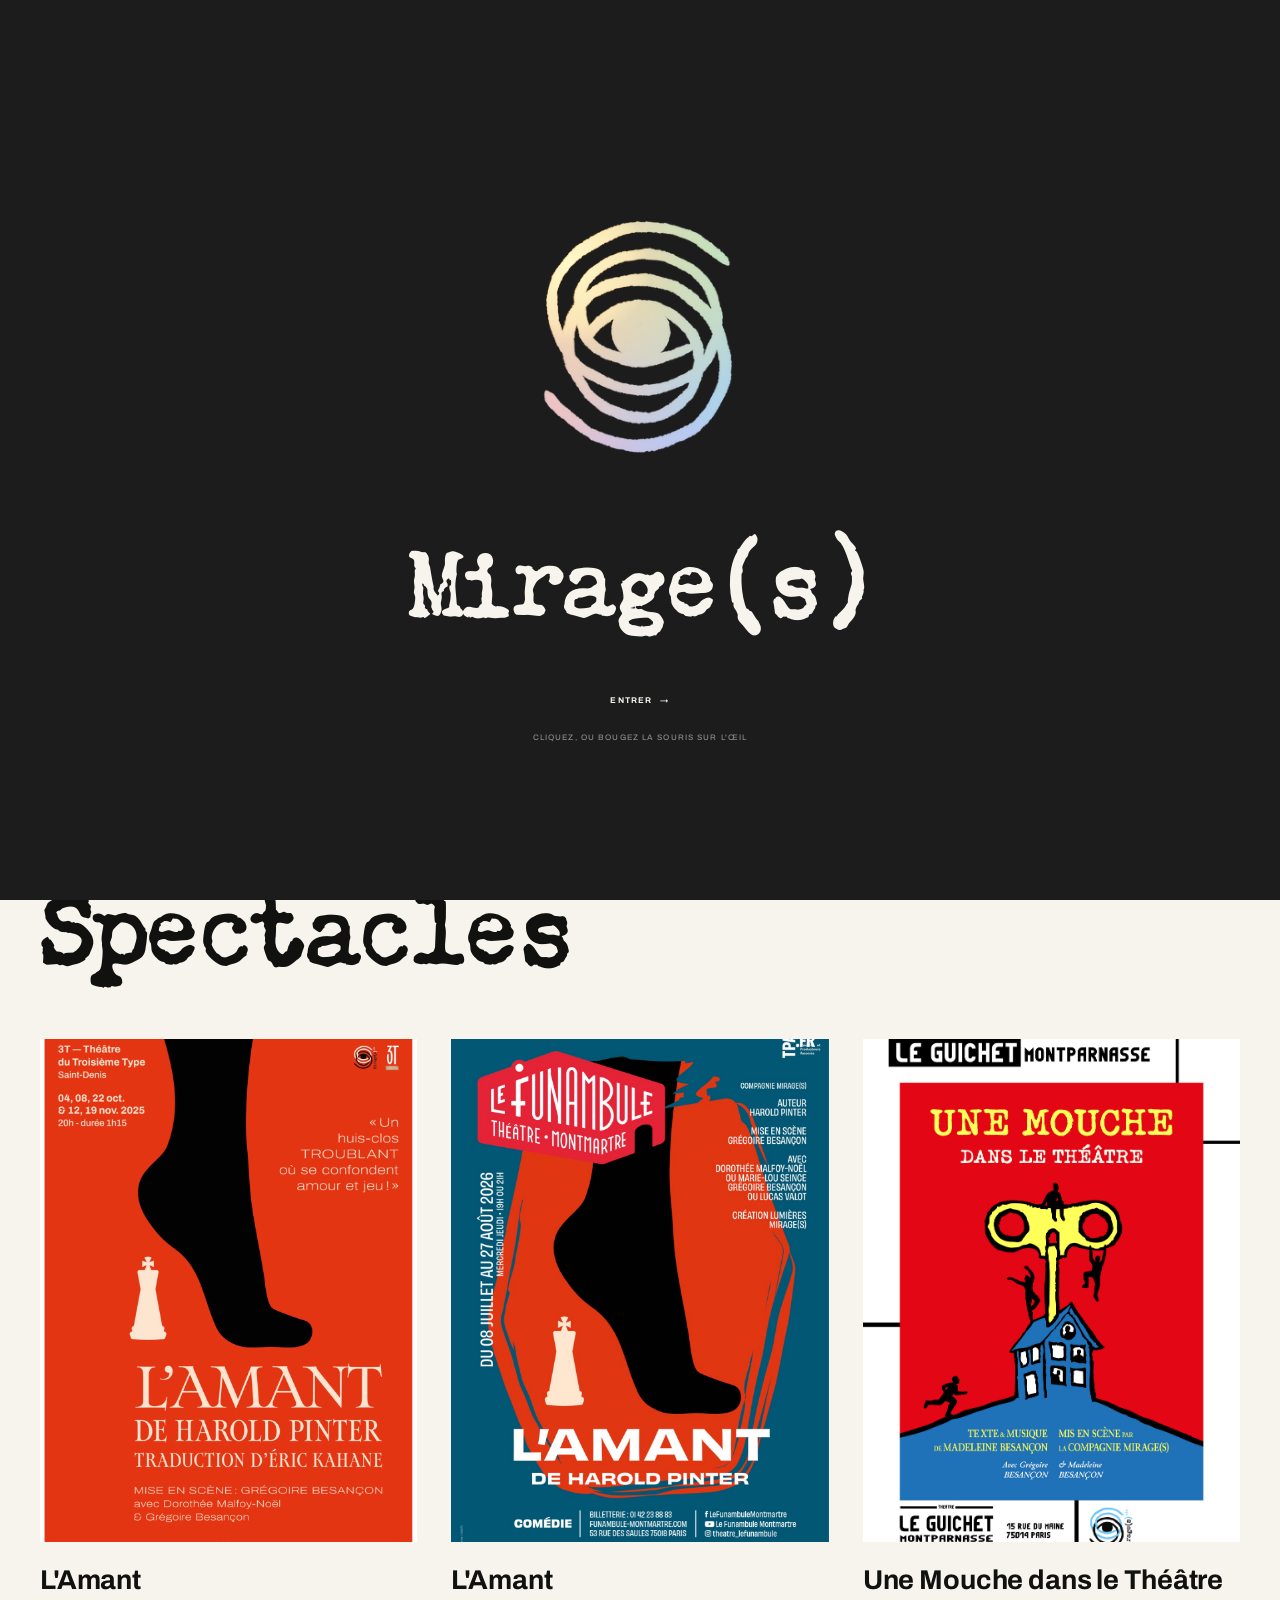
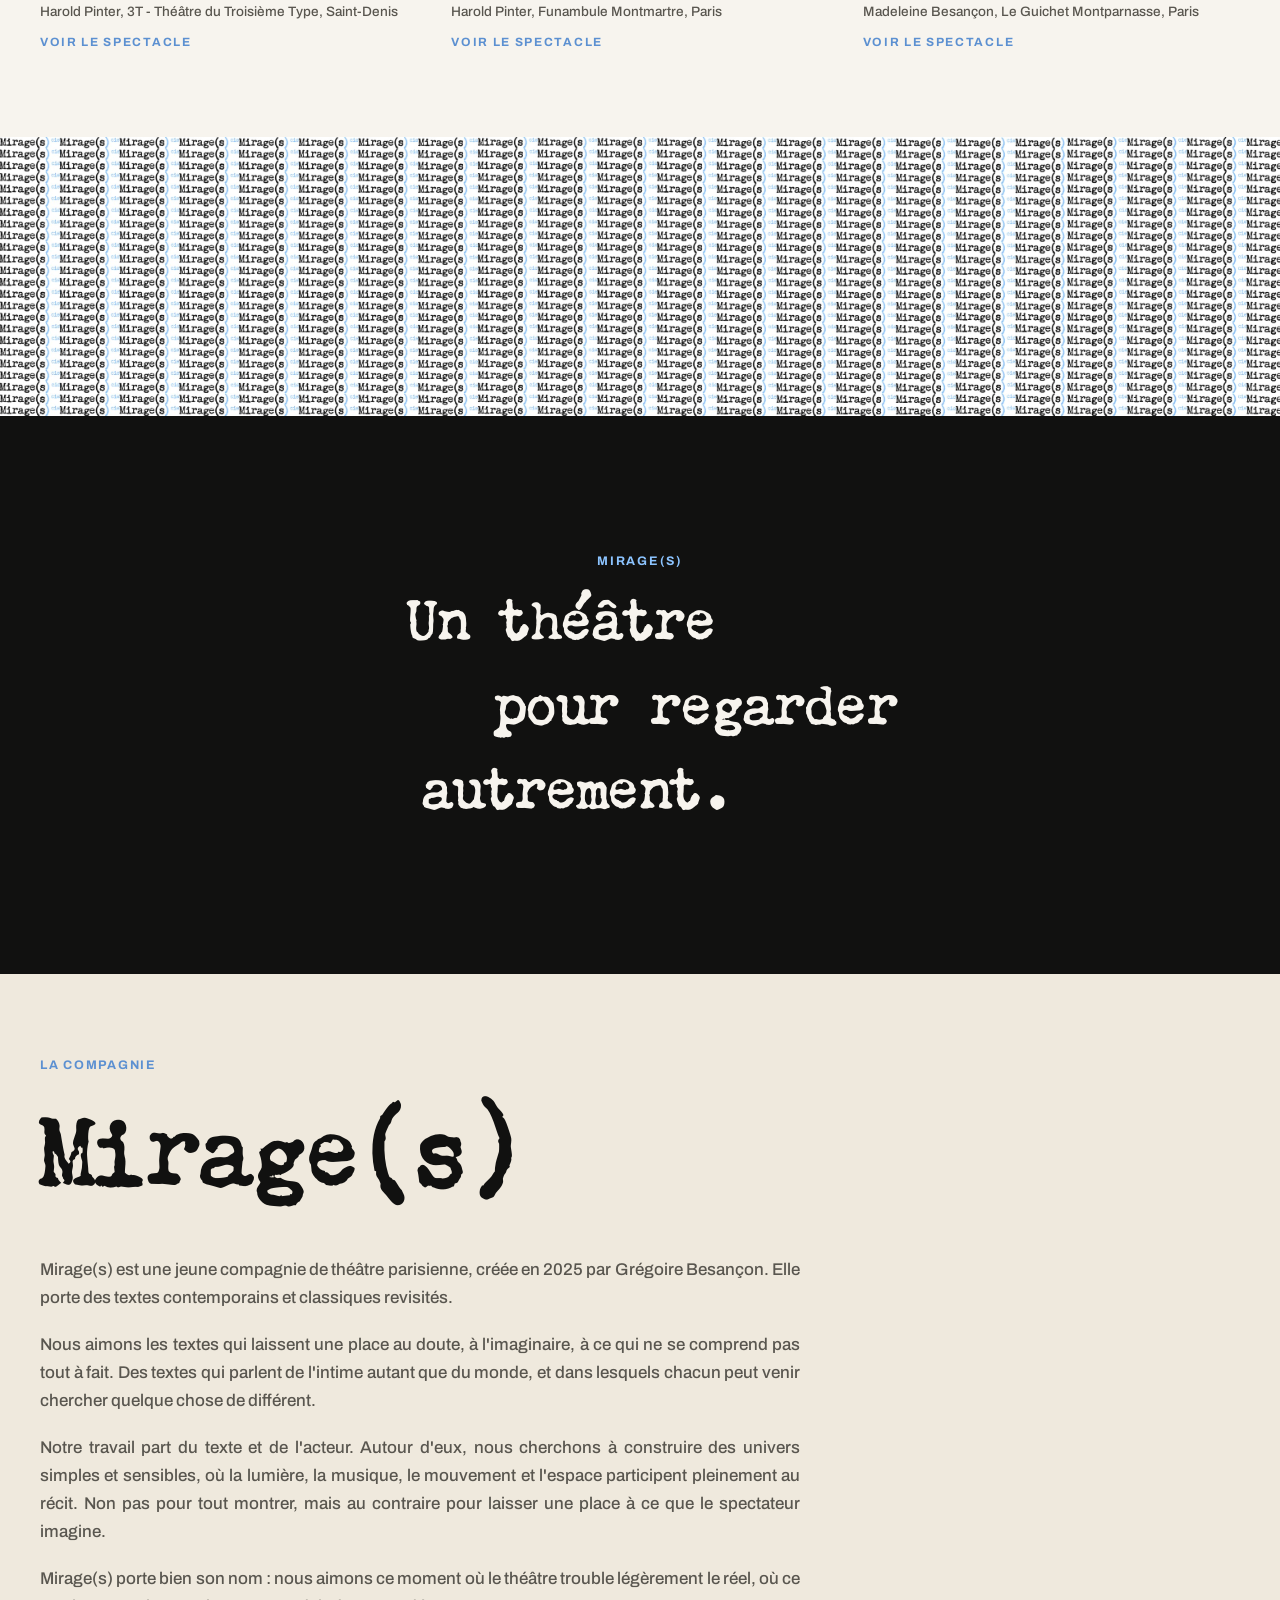
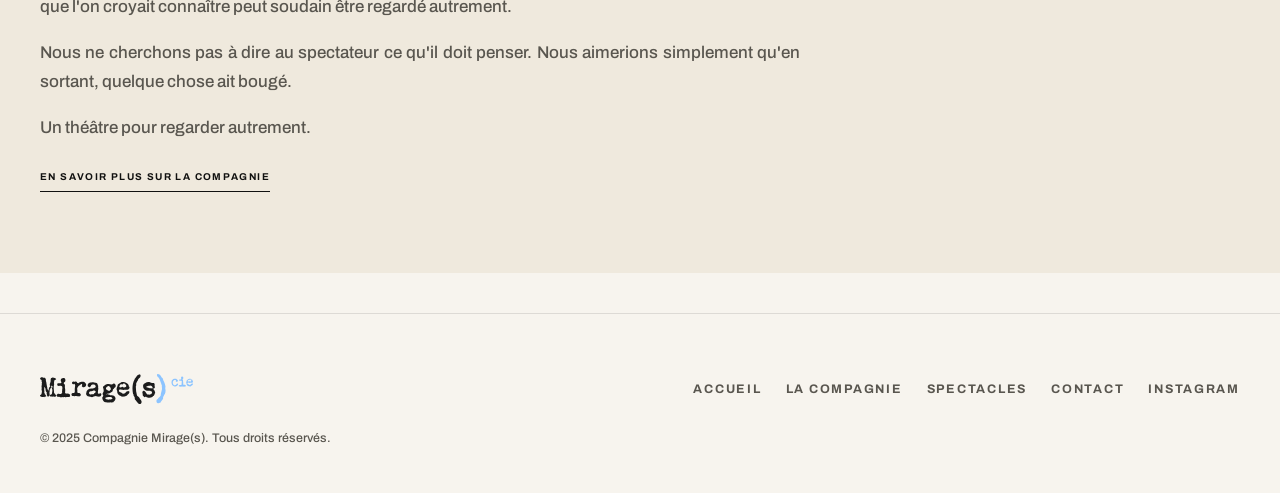
<file: index.html>
<!DOCTYPE html>
<html lang="fr">
<head>
<meta charset="UTF-8">
<meta name="viewport" content="width=device-width, initial-scale=1">
<title>Mirage(s) | Compagnie de théâtre</title>
<meta name="description" content="Mirage(s), compagnie de théâtre fondée en 2025 par Grégoire Besançon. Découvrez nos créations : L'Amant de Harold Pinter et Une Mouche dans le Théâtre.">
<meta property="og:title" content="Mirage(s) | Compagnie de théâtre">
<meta property="og:description" content="Mirage(s), compagnie de théâtre fondée en 2025 par Grégoire Besançon. Découvrez nos créations : L'Amant de Harold Pinter et Une Mouche dans le Théâtre.">
<meta property="og:image" content="https://www.mirages-cie.com/assets/img/mouche/mouche-key.jpg?v=4">
<meta property="og:url" content="https://www.mirages-cie.com/">
<meta property="og:type" content="website">
<link rel="icon" href="/favicon.ico" sizes="any">
<link rel="icon" href="assets/img/logo/favicon-32.png?v=5" sizes="32x32">
<link rel="icon" href="assets/img/logo/favicon-64.png?v=5" sizes="64x64">
<link rel="apple-touch-icon" href="assets/img/logo/favicon-180.png?v=5">
<link rel="stylesheet" href="assets/css/style.css?v=splash111">
</head>
<body>

<noscript><style>#splash{display:none!important}html.splash-lock{overflow:auto!important;height:auto!important}</style></noscript>

<svg width="0" height="0" style="position:absolute" aria-hidden="true">
  <filter id="splashTurbulence" x="-25%" y="-25%" width="150%" height="150%" color-interpolation-filters="sRGB">
    <feTurbulence type="fractalNoise" baseFrequency="0.012 0.016" numOctaves="2" seed="7" result="flowNoise" />
    <feDisplacementMap in="SourceGraphic" in2="flowNoise" scale="42" xChannelSelector="R" yChannelSelector="G" />
  </filter>
  <filter id="splashShineTurbulence" x="-60%" y="-60%" width="220%" height="220%" color-interpolation-filters="sRGB">
    <feTurbulence type="fractalNoise" baseFrequency="0.032 0.038" numOctaves="2" seed="11" result="shineNoise" />
    <feDisplacementMap in="SourceGraphic" in2="shineNoise" scale="11" xChannelSelector="R" yChannelSelector="G" />
  </filter>
</svg>

<div id="splash" class="splash">
  <div class="splash-orb-wrap">
    <div class="splash-orb"></div>
    <div class="splash-orb-shine"></div>
  </div>
  <div class="splash-word">Mirage(s)</div>
  <button type="button" class="splash-enter">Entrer <span class="splash-enter-arrow">→</span></button>
  <span class="splash-hint">Cliquez, ou bougez la souris sur l'œil</span>
</div>

<header class="site-header">
  <div class="wrap">
    <a href="index.html" class="brand">
      <img src="assets/img/logo/logo-typo-bleu.svg?v=2" alt="Mirage(s) cie">
    </a>
    <nav class="main-nav">
      <a href="index.html" class="active">Accueil</a>
      <a href="compagnie.html">La Compagnie</a>
      <a href="spectacles.html">Spectacles</a>
      <a href="contact.html">Contact</a>
    </nav>
    <button class="nav-toggle" aria-label="Ouvrir le menu"><span></span><span></span><span></span></button>
  </div>
</header>

<main>

  <section class="hero wrap">
    <img class="hero-mark" data-parallax="0.12" src="assets/img/logo/logo-oeil-bleu.png" alt="">
    <img class="hero-wordmark" data-parallax="0.05" src="assets/img/logo/logo-typo-bleu.svg?v=2" alt="Mirage(s) cie">
  </section>

  <div class="wrap">
    <a class="current-show-card reveal-scale" href="spectacles.html#mouche">
      <div class="current-show-thumb"><img src="assets/img/mouche/mouche-key.jpg?v=4" alt="Affiche Une Mouche dans le Théâtre"></div>
      <div class="current-show-body">
        <span class="current-show-badge">En ce moment</span>
        <h3>Une Mouche dans le Théâtre</h3>
        <div class="meta">de Madeleine Besançon, au théâtre du Guichet Montparnasse Paris</div>
      </div>
      <span class="more">Voir le spectacle</span>
    </a>
  </div>

  <div class="wrap hero-sub">
    <p class="lead">Compagnie de théâtre fondée en 2025 par Grégoire Besançon.</p>
    <div class="cta-row">
      <a href="spectacles.html" class="btn">Découvrir les spectacles</a>
      <a href="compagnie.html" class="btn">La compagnie</a>
    </div>
  </div>

  <section class="section">
    <div class="wrap">
      <div class="section-head reveal">
        <span class="eyebrow">Nos créations</span>
        <h2>Spectacles</h2>
      </div>

      <div class="shows-grid reveal-stagger">

        <a class="show-card" href="spectacles.html#amant-3t">
          <div class="thumb"><img src="assets/img/amant/affiche-amant.jpg" alt="Affiche L'Amant, Harold Pinter"></div>
          <span class="tag tag-amant">Création 2025</span>
          <h3>L'Amant</h3>
          <div class="meta">Harold Pinter, 3T - Théâtre du Troisième Type, Saint-Denis</div>
          <span class="more">Voir le spectacle</span>
        </a>

        <a class="show-card" href="spectacles.html#amant-funambule">
          <div class="thumb"><img src="assets/img/amant-funambule/affiche-funambule.jpg" alt="Affiche L'Amant, Harold Pinter, reprise Funambule Montmartre"></div>
          <span class="tag tag-amant">Reprise Été 2026</span>
          <h3>L'Amant</h3>
          <div class="meta">Harold Pinter, Funambule Montmartre, Paris</div>
          <span class="more">Voir le spectacle</span>
        </a>

        <a class="show-card" href="spectacles.html#mouche">
          <div class="thumb"><img src="assets/img/mouche/mouche-key.jpg?v=4" alt="Affiche Une Mouche dans le Théâtre"></div>
          <span class="tag tag-mouche">Création 2026</span>
          <h3>Une Mouche dans le Théâtre</h3>
          <div class="meta">Madeleine Besançon, Le Guichet Montparnasse, Paris</div>
          <span class="more">Voir le spectacle</span>
        </a>

      </div>
    </div>
  </section>

  <div class="cinematic reveal-scale">
    <div class="cinematic-track"></div>
  </div>

  <section class="statement">
    <div class="wrap">
      <span class="eyebrow reveal">Mirage(s)</span>
      <p class="reveal"><span>Un théâtre</span><span>pour regarder</span><span>autrement.</span></p>
    </div>
  </section>

  <section class="section section-alt">
    <div class="wrap intro-block reveal-stagger">
      <span class="eyebrow">La compagnie</span>
      <h2>Mirage(s)</h2>
      <p>Mirage(s) est une jeune compagnie de théâtre parisienne, créée en 2025 par Grégoire Besançon. Elle porte des textes contemporains et classiques revisités.</p>
      <p>Nous aimons les textes qui laissent une place au doute, à l'imaginaire, à ce qui ne se comprend pas tout à fait. Des textes qui parlent de l'intime autant que du monde, et dans lesquels chacun peut venir chercher quelque chose de différent.</p>
      <p>Notre travail part du texte et de l'acteur. Autour d'eux, nous cherchons à construire des univers simples et sensibles, où la lumière, la musique, le mouvement et l'espace participent pleinement au récit. Non pas pour tout montrer, mais au contraire pour laisser une place à ce que le spectateur imagine.</p>
      <p>Mirage(s) porte bien son nom : nous aimons ce moment où le théâtre trouble légèrement le réel, où ce que l'on croyait connaître peut soudain être regardé autrement.</p>
      <p>Nous ne cherchons pas à dire au spectateur ce qu'il doit penser. Nous aimerions simplement qu'en sortant, quelque chose ait bougé.</p>
      <p>Un théâtre pour regarder autrement.</p>
      <a href="compagnie.html" class="btn">En savoir plus sur la compagnie</a>
    </div>
  </section>

</main>

<footer class="site-footer">
  <div class="wrap">
    <div class="footer-grid">
      <img src="assets/img/logo/logo-typo-bleu.svg?v=2" alt="Mirage(s) cie">
      <nav class="footer-nav">
        <a href="index.html">Accueil</a>
        <a href="compagnie.html">La Compagnie</a>
        <a href="spectacles.html">Spectacles</a>
        <a href="contact.html">Contact</a>
        <a href="https://www.instagram.com/mirage.s.compagnie/" target="_blank" rel="noopener">Instagram</a>
      </nav>
    </div>
    <p class="copyright">© 2025 Compagnie Mirage(s). Tous droits réservés.</p>
  </div>
</footer>

<script src="assets/js/main.js?v=splash111"></script>
</body>
</html>
</file>
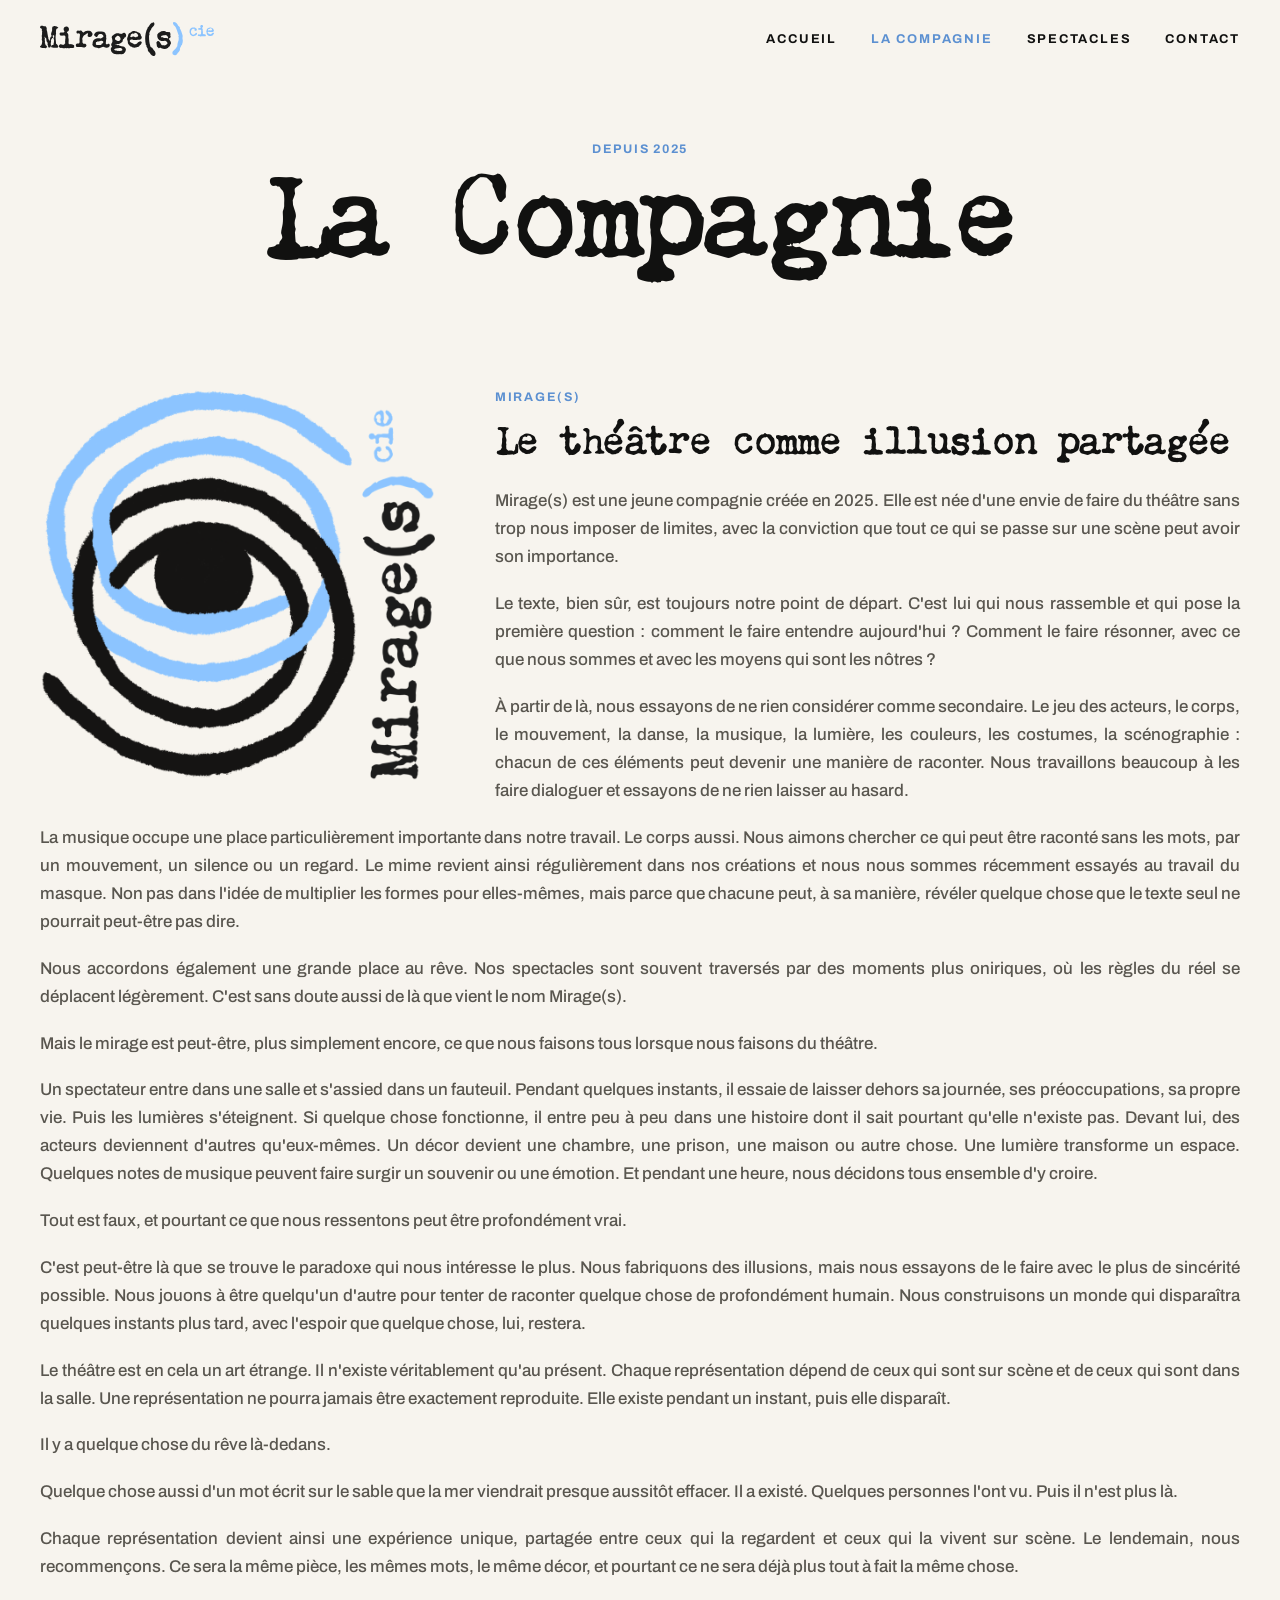
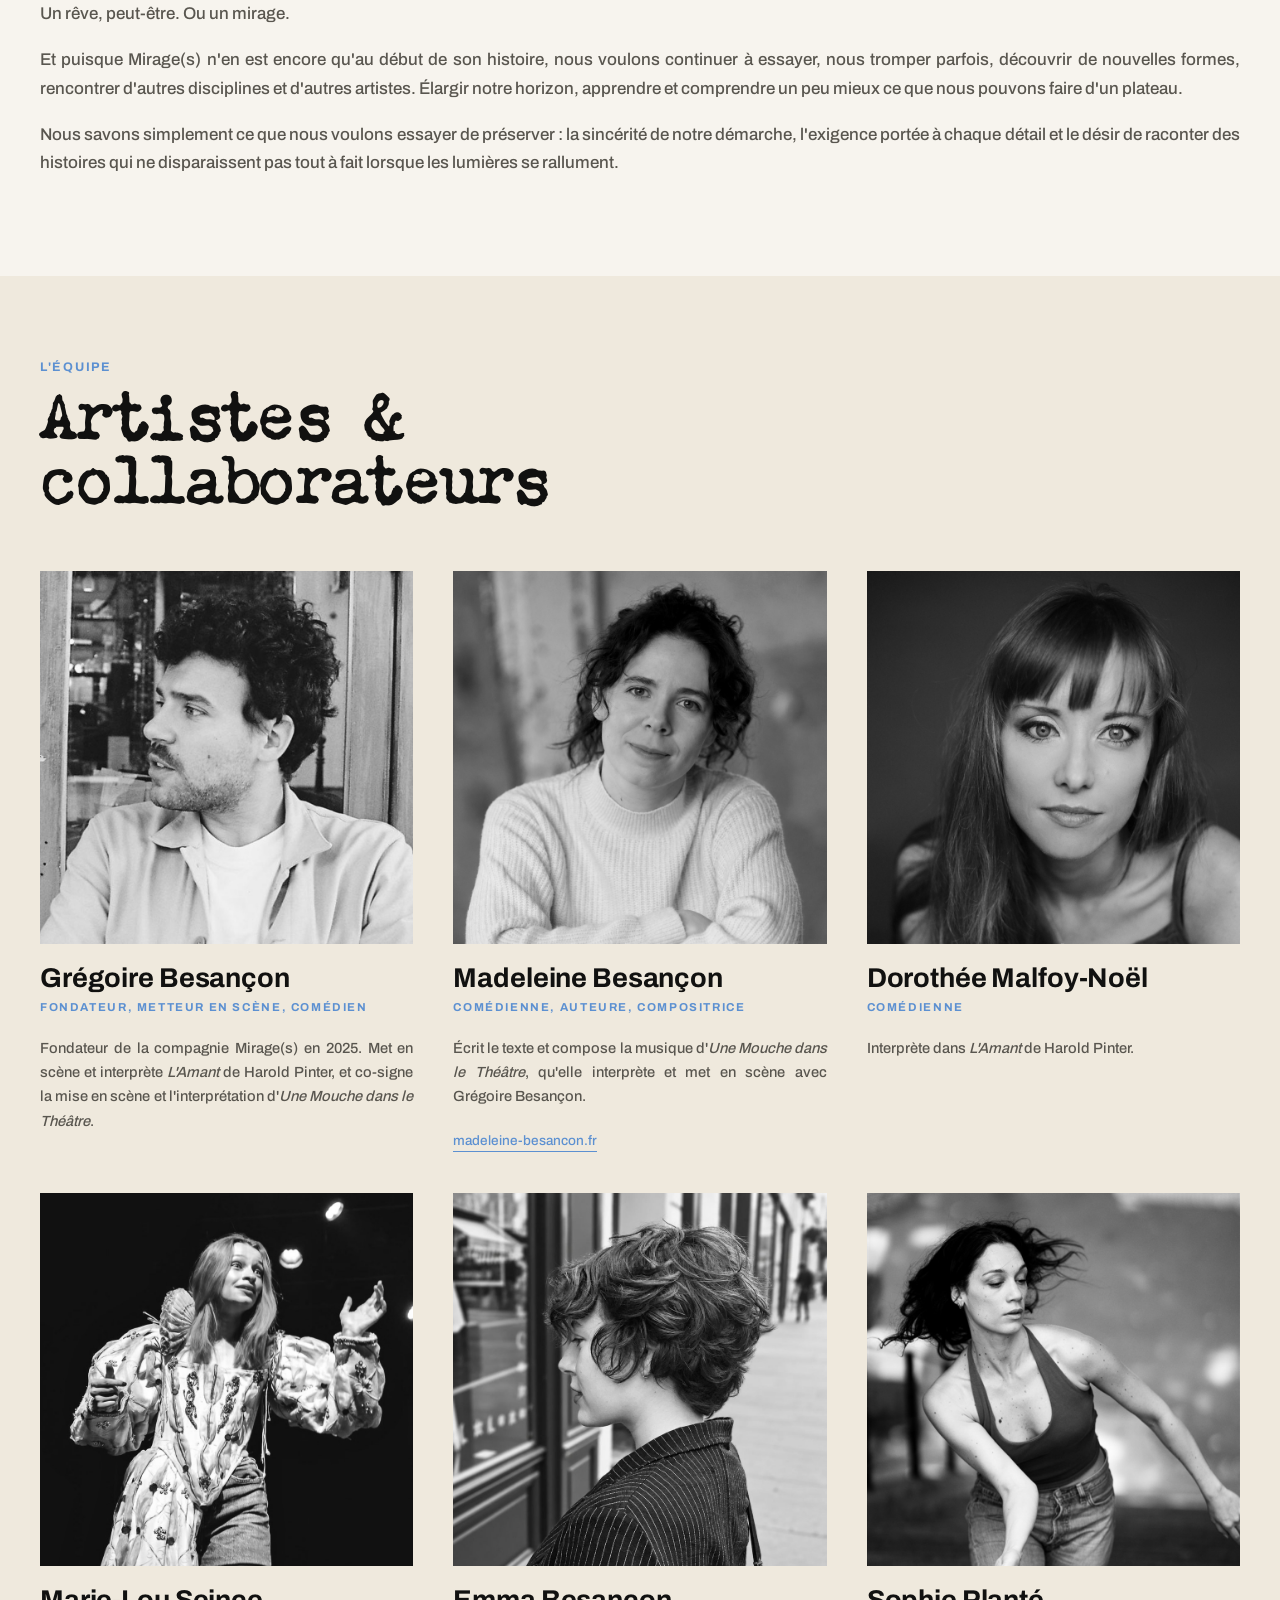
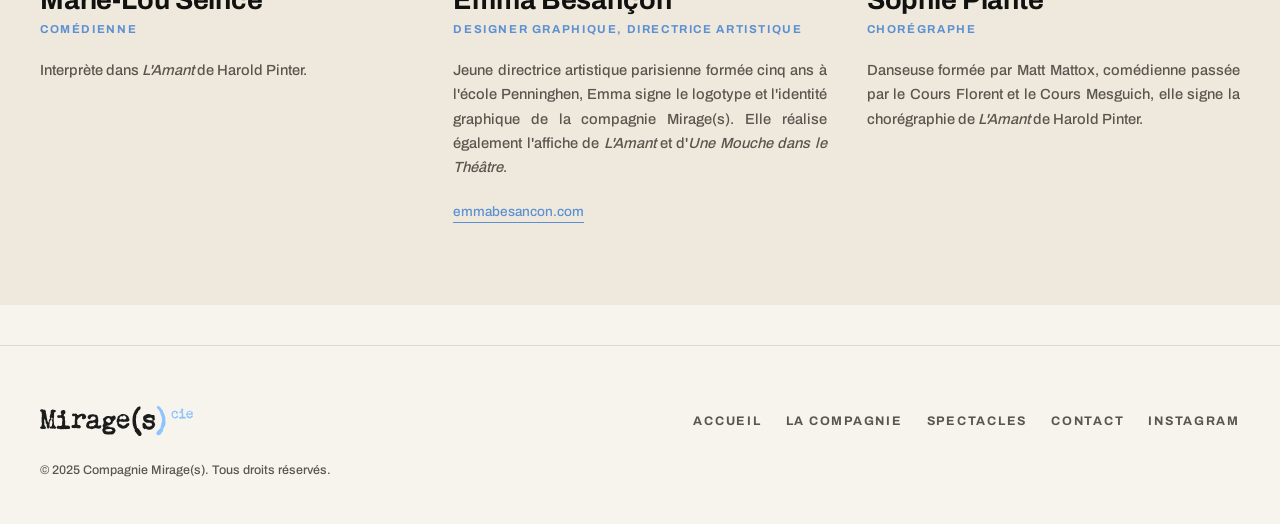
<file: compagnie.html>
<!DOCTYPE html>
<html lang="fr">
<head>
<meta charset="UTF-8">
<meta name="viewport" content="width=device-width, initial-scale=1">
<title>La Compagnie | Mirage(s)</title>
<meta name="description" content="Mirage(s), compagnie de théâtre fondée en 2025 par Grégoire Besançon.">
<link rel="icon" href="/favicon.ico" sizes="any">
<link rel="icon" href="assets/img/logo/favicon-32.png?v=5" sizes="32x32">
<link rel="icon" href="assets/img/logo/favicon-64.png?v=5" sizes="64x64">
<link rel="apple-touch-icon" href="assets/img/logo/favicon-180.png?v=5">
<link rel="stylesheet" href="assets/css/style.css?v=splash111">
</head>
<body>

<header class="site-header">
  <div class="wrap">
    <a href="index.html" class="brand">
      <img src="assets/img/logo/logo-typo-bleu.svg?v=2" alt="Mirage(s) cie">
    </a>
    <nav class="main-nav">
      <a href="index.html">Accueil</a>
      <a href="compagnie.html" class="active">La Compagnie</a>
      <a href="spectacles.html">Spectacles</a>
      <a href="contact.html">Contact</a>
    </nav>
    <button class="nav-toggle" aria-label="Ouvrir le menu"><span></span><span></span><span></span></button>
  </div>
</header>

<main>

  <section class="page-hero wrap">
    <span class="eyebrow">Depuis 2025</span>
    <h1>La Compagnie</h1>
  </section>

  <section class="section">
    <div class="wrap split">
      <div class="reveal-scale">
        <img src="assets/img/logo/logo-oeil-bleu.png" alt="Œil, signe de la compagnie Mirage(s)">
      </div>
      <div class="reveal-stagger">
        <span class="eyebrow">Mirage(s)</span>
        <h2>Le théâtre comme illusion partagée</h2>
        <p>Mirage(s) est une jeune compagnie créée en 2025. Elle est née d'une envie de faire du théâtre sans trop nous imposer de limites, avec la conviction que tout ce qui se passe sur une scène peut avoir son importance.</p>
        <p>Le texte, bien sûr, est toujours notre point de départ. C'est lui qui nous rassemble et qui pose la première question : comment le faire entendre aujourd'hui ? Comment le faire résonner, avec ce que nous sommes et avec les moyens qui sont les nôtres ?</p>
        <p>À partir de là, nous essayons de ne rien considérer comme secondaire. Le jeu des acteurs, le corps, le mouvement, la danse, la musique, la lumière, les couleurs, les costumes, la scénographie : chacun de ces éléments peut devenir une manière de raconter. Nous travaillons beaucoup à les faire dialoguer et essayons de ne rien laisser au hasard.</p>
        <p>La musique occupe une place particulièrement importante dans notre travail. Le corps aussi. Nous aimons chercher ce qui peut être raconté sans les mots, par un mouvement, un silence ou un regard. Le mime revient ainsi régulièrement dans nos créations et nous nous sommes récemment essayés au travail du masque. Non pas dans l'idée de multiplier les formes pour elles-mêmes, mais parce que chacune peut, à sa manière, révéler quelque chose que le texte seul ne pourrait peut-être pas dire.</p>
        <p>Nous accordons également une grande place au rêve. Nos spectacles sont souvent traversés par des moments plus oniriques, où les règles du réel se déplacent légèrement. C'est sans doute aussi de là que vient le nom Mirage(s).</p>
        <p>Mais le mirage est peut-être, plus simplement encore, ce que nous faisons tous lorsque nous faisons du théâtre.</p>
        <p>Un spectateur entre dans une salle et s'assied dans un fauteuil. Pendant quelques instants, il essaie de laisser dehors sa journée, ses préoccupations, sa propre vie. Puis les lumières s'éteignent. Si quelque chose fonctionne, il entre peu à peu dans une histoire dont il sait pourtant qu'elle n'existe pas. Devant lui, des acteurs deviennent d'autres qu'eux-mêmes. Un décor devient une chambre, une prison, une maison ou autre chose. Une lumière transforme un espace. Quelques notes de musique peuvent faire surgir un souvenir ou une émotion. Et pendant une heure, nous décidons tous ensemble d'y croire.</p>
        <p>Tout est faux, et pourtant ce que nous ressentons peut être profondément vrai.</p>
        <p>C'est peut-être là que se trouve le paradoxe qui nous intéresse le plus. Nous fabriquons des illusions, mais nous essayons de le faire avec le plus de sincérité possible. Nous jouons à être quelqu'un d'autre pour tenter de raconter quelque chose de profondément humain. Nous construisons un monde qui disparaîtra quelques instants plus tard, avec l'espoir que quelque chose, lui, restera.</p>
        <p>Le théâtre est en cela un art étrange. Il n'existe véritablement qu'au présent. Chaque représentation dépend de ceux qui sont sur scène et de ceux qui sont dans la salle. Une représentation ne pourra jamais être exactement reproduite. Elle existe pendant un instant, puis elle disparaît.</p>
        <p>Il y a quelque chose du rêve là-dedans.</p>
        <p>Quelque chose aussi d'un mot écrit sur le sable que la mer viendrait presque aussitôt effacer. Il a existé. Quelques personnes l'ont vu. Puis il n'est plus là.</p>
        <p>Chaque représentation devient ainsi une expérience unique, partagée entre ceux qui la regardent et ceux qui la vivent sur scène. Le lendemain, nous recommençons. Ce sera la même pièce, les mêmes mots, le même décor, et pourtant ce ne sera déjà plus tout à fait la même chose.</p>
        <p>Un rêve, peut-être. Ou un mirage.</p>
        <p>Et puisque Mirage(s) n'en est encore qu'au début de son histoire, nous voulons continuer à essayer, nous tromper parfois, découvrir de nouvelles formes, rencontrer d'autres disciplines et d'autres artistes. Élargir notre horizon, apprendre et comprendre un peu mieux ce que nous pouvons faire d'un plateau.</p>
        <p>Nous savons simplement ce que nous voulons essayer de préserver : la sincérité de notre démarche, l'exigence portée à chaque détail et le désir de raconter des histoires qui ne disparaissent pas tout à fait lorsque les lumières se rallument.</p>
      </div>
    </div>
  </section>

  <section class="section section-alt">
    <div class="wrap">
      <div class="section-head reveal">
        <span class="eyebrow">L'équipe</span>
        <h2 class="tight">Artistes &amp; collaborateurs</h2>
      </div>
      <div class="team-grid reveal-stagger">
        <div class="team-card">
          <div class="photo"><img src="assets/img/team/gregoire-besancon.jpg?v=2" alt="Grégoire Besançon"></div>
          <h3>Grégoire Besançon</h3>
          <span class="role">Fondateur, Metteur en scène, Comédien</span>
          <p>Fondateur de la compagnie Mirage(s) en 2025. Met en scène et interprète <em>L'Amant</em> de Harold Pinter, et co-signe la mise en scène et l'interprétation d'<em>Une Mouche dans le Théâtre</em>.</p>
        </div>
        <div class="team-card">
          <div class="photo"><img src="assets/img/team/madeleine-besancon.jpg?v=6" alt="Madeleine Besançon"></div>
          <h3>Madeleine Besançon</h3>
          <span class="role">Comédienne, Auteure, Compositrice</span>
          <p>Écrit le texte et compose la musique d'<em>Une Mouche dans le Théâtre</em>, qu'elle interprète et met en scène avec Grégoire Besançon.</p>
          <a class="site-link" href="https://madeleine-besancon.fr" target="_blank" rel="noopener">madeleine-besancon.fr</a>
        </div>
        <div class="team-card">
          <div class="photo"><img src="assets/img/team/dorothee-malfoy-noel.jpg?v=4" alt="Dorothée Malfoy-Noël"></div>
          <h3>Dorothée Malfoy-Noël</h3>
          <span class="role">Comédienne</span>
          <p>Interprète dans <em>L'Amant</em> de Harold Pinter.</p>
        </div>
        <div class="team-card">
          <div class="photo"><img src="assets/img/team/marie-lou-seince.jpg?v=9" alt="Marie-Lou Seince"></div>
          <h3>Marie-Lou Seince</h3>
          <span class="role">Comédienne</span>
          <p>Interprète dans <em>L'Amant</em> de Harold Pinter.</p>
        </div>
        <div class="team-card">
          <div class="photo"><img src="assets/img/team/emma-besancon.jpg?v=4" alt="Emma Besançon"></div>
          <h3>Emma Besançon</h3>
          <span class="role">Designer graphique, Directrice artistique</span>
          <p>Jeune directrice artistique parisienne formée cinq ans à l'école Penninghen, Emma signe le logotype et l'identité graphique de la compagnie Mirage(s). Elle réalise également l'affiche de <em>L'Amant</em> et d'<em>Une Mouche dans le Théâtre</em>.</p>
          <a class="site-link" href="https://emmabesancon.com/creations" target="_blank" rel="noopener">emmabesancon.com</a>
        </div>
        <div class="team-card">
          <div class="photo"><img src="assets/img/team/sophie-plante.jpg?v=2" alt="Sophie Planté"></div>
          <h3>Sophie Planté</h3>
          <span class="role">Chorégraphe</span>
          <p>Danseuse formée par Matt Mattox, comédienne passée par le Cours Florent et le Cours Mesguich, elle signe la chorégraphie de <em>L'Amant</em> de Harold Pinter.</p>
        </div>
      </div>
    </div>
  </section>

</main>

<footer class="site-footer">
  <div class="wrap">
    <div class="footer-grid">
      <img src="assets/img/logo/logo-typo-bleu.svg?v=2" alt="Mirage(s) cie">
      <nav class="footer-nav">
        <a href="index.html">Accueil</a>
        <a href="compagnie.html">La Compagnie</a>
        <a href="spectacles.html">Spectacles</a>
        <a href="contact.html">Contact</a>
        <a href="https://www.instagram.com/mirage.s.compagnie/" target="_blank" rel="noopener">Instagram</a>
      </nav>
    </div>
    <p class="copyright">© 2025 Compagnie Mirage(s). Tous droits réservés.</p>
  </div>
</footer>

<script src="assets/js/main.js?v=splash111"></script>
</body>
</html>
</file>
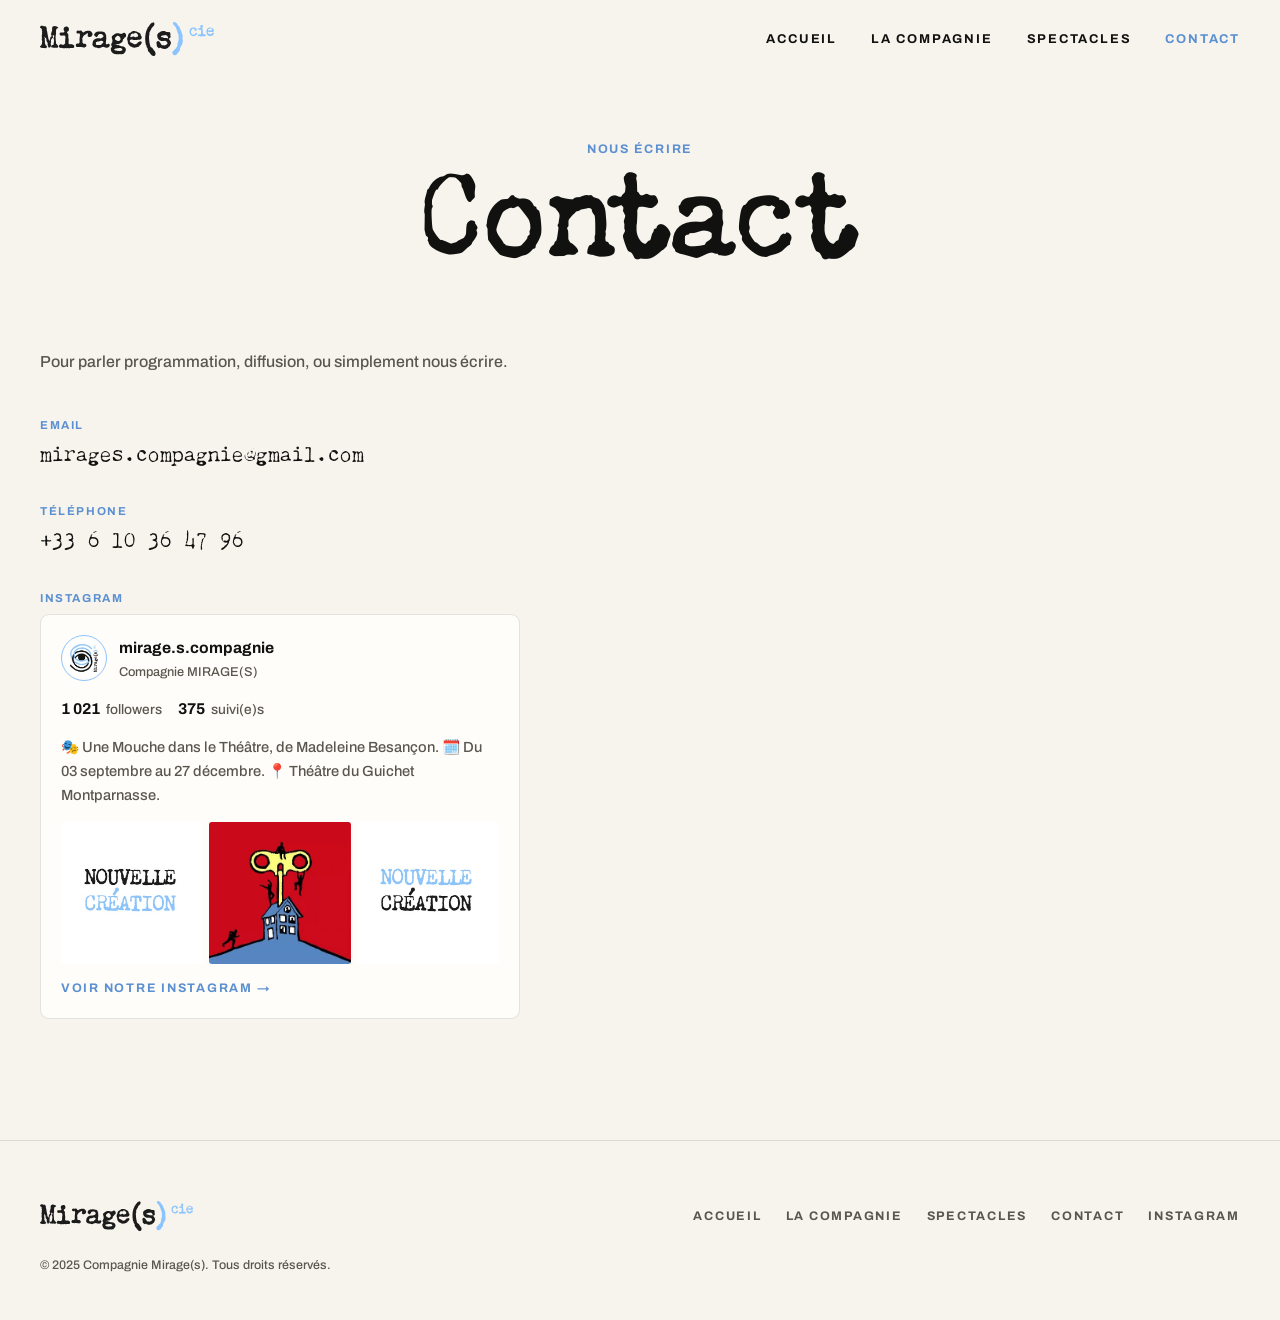
<file: contact.html>
<!DOCTYPE html>
<html lang="fr">
<head>
<meta charset="UTF-8">
<meta name="viewport" content="width=device-width, initial-scale=1">
<title>Contact | Mirage(s)</title>
<meta name="description" content="Contacter la compagnie de théâtre Mirage(s).">
<link rel="icon" href="/favicon.ico" sizes="any">
<link rel="icon" href="assets/img/logo/favicon-32.png?v=5" sizes="32x32">
<link rel="icon" href="assets/img/logo/favicon-64.png?v=5" sizes="64x64">
<link rel="apple-touch-icon" href="assets/img/logo/favicon-180.png?v=5">
<link rel="stylesheet" href="assets/css/style.css?v=splash111">
</head>
<body>

<header class="site-header">
  <div class="wrap">
    <a href="index.html" class="brand">
      <img src="assets/img/logo/logo-typo-bleu.svg?v=2" alt="Mirage(s) cie">
    </a>
    <nav class="main-nav">
      <a href="index.html">Accueil</a>
      <a href="compagnie.html">La Compagnie</a>
      <a href="spectacles.html">Spectacles</a>
      <a href="contact.html" class="active">Contact</a>
    </nav>
    <button class="nav-toggle" aria-label="Ouvrir le menu"><span></span><span></span><span></span></button>
  </div>
</header>

<main>

  <section class="page-hero wrap">
    <span class="eyebrow">Nous écrire</span>
    <h1>Contact</h1>
  </section>

  <section class="section">
    <div class="wrap contact-single">
      <p class="contact-intro">Pour parler programmation, diffusion, ou simplement nous écrire.</p>
      <ul class="contact-list reveal-stagger">
        <li>
          <span class="label">Email</span>
          <a class="value" href="mailto:mirages.compagnie@gmail.com">mirages.compagnie@gmail.com</a>
        </li>
        <li>
          <span class="label">Téléphone</span>
          <a class="value" href="tel:+33610364796">+33 6 10 36 47 96</a>
        </li>
        <li>
          <span class="label">Instagram</span>
          <a class="instagram-card" href="https://www.instagram.com/mirage.s.compagnie/" target="_blank" rel="noopener" aria-label="Voir le profil Instagram de Mirage(s)">
            <div class="instagram-card-head">
              <img class="instagram-avatar" src="assets/img/instagram/avatar.jpg" alt="">
              <div class="instagram-card-id">
                <span class="instagram-handle">mirage.s.compagnie</span>
                <span class="instagram-name">Compagnie MIRAGE(S)</span>
              </div>
            </div>
            <div class="instagram-stats">
              <span><strong>1 021</strong> followers</span>
              <span><strong>375</strong> suivi(e)s</span>
            </div>
            <p class="instagram-bio">🎭 Une Mouche dans le Théâtre, de Madeleine Besançon. 🗓️ Du 03 septembre au 27 décembre. 📍 Théâtre du Guichet Montparnasse.</p>
            <span class="instagram-preview-grid">
              <img src="assets/img/instagram/post1.jpg" alt="">
              <img src="assets/img/instagram/post2.jpg" alt="">
              <img src="assets/img/instagram/post3.jpg" alt="">
            </span>
            <span class="instagram-preview-cta">Voir notre Instagram →</span>
          </a>
        </li>
      </ul>
    </div>
  </section>

</main>

<footer class="site-footer">
  <div class="wrap">
    <div class="footer-grid">
      <img src="assets/img/logo/logo-typo-bleu.svg?v=2" alt="Mirage(s) cie">
      <nav class="footer-nav">
        <a href="index.html">Accueil</a>
        <a href="compagnie.html">La Compagnie</a>
        <a href="spectacles.html">Spectacles</a>
        <a href="contact.html">Contact</a>
        <a href="https://www.instagram.com/mirage.s.compagnie/" target="_blank" rel="noopener">Instagram</a>
      </nav>
    </div>
    <p class="copyright">© 2025 Compagnie Mirage(s). Tous droits réservés.</p>
  </div>
</footer>

<script src="assets/js/main.js?v=splash111"></script>
</body>
</html>
</file>
<file: assets/css/style.css>
/* ==========================================================================
   Mirage(s) cie — feuille de style
   ========================================================================== */

@font-face {
  font-family: "Chandler42";
  src: url("../fonts/Chandler42-Regular.otf") format("opentype");
  font-weight: 400;
  font-style: normal;
  font-display: swap;
}
@font-face {
  font-family: "Chandler42";
  src: url("../fonts/Chandler42-Oblique.otf") format("opentype");
  font-weight: 400;
  font-style: italic;
  font-display: swap;
}
@font-face {
  font-family: "Chandler42";
  src: url("../fonts/Chandler42-Medium.otf") format("opentype");
  font-weight: 600;
  font-style: normal;
  font-display: swap;
}
@font-face {
  font-family: "Chandler42";
  src: url("../fonts/Chandler42-MediumOblique.otf") format("opentype");
  font-weight: 600;
  font-style: italic;
  font-display: swap;
}
@font-face {
  font-family: "Chandler42";
  src: url("../fonts/Chandler42-Noir.otf") format("opentype");
  font-weight: 800;
  font-style: normal;
  font-display: swap;
}
@font-face {
  font-family: "Chandler42";
  src: url("../fonts/Chandler42-NoirOblique.otf") format("opentype");
  font-weight: 800;
  font-style: italic;
  font-display: swap;
}
@font-face {
  font-family: "Archivo";
  src: url("../fonts/Archivo-Medium.otf") format("opentype");
  font-weight: 400;
  font-style: normal;
  font-display: swap;
}
@font-face {
  font-family: "Archivo";
  src: url("../fonts/Archivo-Bold.otf") format("opentype");
  font-weight: 700;
  font-style: normal;
  font-display: swap;
}

:root {
  --bg: #f7f4ee;
  --bg-alt: #efe9dd;
  --paper: #fffdf9;
  --ink: #111110;
  --ink-soft: #59564f;
  --line: rgba(17, 17, 16, 0.11);
  --blue: #8cc4ff;
  --blue-deep: #5c90d1;
  --amant: #c5381c;
  --mouche-red: #c20e1a;
  --mouche-blue: #4570b4;

  --font-title: "Chandler42", "Georgia", serif;
  --font-body: "Archivo", "Helvetica Neue", -apple-system, BlinkMacSystemFont, Helvetica, Arial, sans-serif;

  --max-w: 1280px;
  --tracked: 0.14em;

  --orb-gradient: radial-gradient(circle at 30% 30%, #f7d9a8, transparent 55%),
    radial-gradient(circle at 70% 25%, #b9e3c6, transparent 55%),
    radial-gradient(circle at 75% 70%, #aecdf2, transparent 55%),
    radial-gradient(circle at 25% 75%, #f0b8c8, transparent 55%),
    radial-gradient(circle at 50% 50%, #d8c2ef, transparent 60%),
    linear-gradient(135deg, #f7d9a8, #aecdf2, #f0b8c8);
}

* { box-sizing: border-box; min-width: 0; }
html { overflow-x: hidden; }
body { overflow-x: hidden; }
img, .gallery, .lightbox img { max-width: 100%; }
p, li, div, a, span { overflow-wrap: break-word; word-break: break-word; }

body {
  margin: 0;
  background: var(--bg);
  color: var(--ink);
  font-family: var(--font-body);
  font-size: 17px;
  line-height: 1.65;
  font-weight: 400;
  -webkit-font-smoothing: antialiased;
}

img { max-width: 100%; display: block; }
a { color: inherit; text-decoration: none; }

.wrap {
  max-width: var(--max-w);
  margin: 0 auto;
  padding: 0 40px;
}
@media (max-width: 640px) { .wrap { padding: 0 22px; } }

h1, h2 {
  font-family: var(--font-title);
  font-weight: 600;
  line-height: 1.05;
  margin: 0 0 0.5em;
  letter-spacing: -0.01em;
}
h3, h4 {
  font-family: var(--font-body);
  font-weight: 600;
  line-height: 1.2;
  margin: 0 0 0.5em;
  letter-spacing: -0.005em;
}

h1 { font-size: clamp(3.6rem, 8.4vw, 6.6rem); }
h2 { font-size: clamp(2.6rem, 5.4vw, 4.2rem); }
h3 { font-size: clamp(1.35rem, 2.4vw, 1.7rem); }

p {
  margin: 0 0 1.1em;
  color: var(--ink-soft);
  font-weight: 400;
  text-align: justify;
  text-align-last: left;
  hyphens: none;
  -webkit-hyphens: none;
}
.lead { text-align: center; text-align-last: center; }

.label {
  font-family: var(--font-body);
  font-weight: 600;
  text-transform: uppercase;
  letter-spacing: var(--tracked);
  font-size: 0.72rem;
  color: var(--blue-deep);
}

.eyebrow {
  display: block;
  font-family: var(--font-body);
  font-weight: 600;
  text-transform: uppercase;
  letter-spacing: var(--tracked);
  font-size: 0.78rem;
  color: var(--blue-deep);
  margin-bottom: 14px;
  text-align: center;
}

.btn {
  display: inline-flex;
  align-items: center;
  gap: 8px;
  padding: 12px 22px;
  border-radius: 999px;
  border: 1.5px solid var(--ink);
  background: none;
  font-family: var(--font-body);
  font-weight: 600;
  font-size: 0.8rem;
  text-transform: uppercase;
  letter-spacing: var(--tracked);
  color: var(--ink);
  cursor: pointer;
  transition: background 0.25s ease, color 0.25s ease, border-color 0.25s ease, transform 0.2s ease;
}
.btn:hover { color: var(--blue-deep); border-color: var(--blue-deep); gap: 14px; }

.btn-block {
  display: flex;
  align-items: center;
  justify-content: center;
  width: 100%;
  padding: 15px 22px;
  border-radius: 6px;
  border: 1.5px solid var(--ink);
  background: none;
  font-family: var(--font-body);
  font-weight: 600;
  font-size: 0.82rem;
  text-transform: uppercase;
  letter-spacing: var(--tracked);
  color: var(--ink);
  cursor: pointer;
  transition: background 0.25s ease, color 0.25s ease;
}
.btn-block:hover { background: var(--blue-deep); color: var(--paper); }

.btn-outline {
  display: inline-flex;
  align-items: center;
  justify-content: center;
  padding: 12px 22px;
  border-radius: 6px;
  border: 1.5px solid var(--line);
  background: none;
  font-family: var(--font-body);
  font-weight: 600;
  font-size: 0.8rem;
  text-transform: uppercase;
  letter-spacing: var(--tracked);
  color: var(--ink);
  cursor: pointer;
  transition: background 0.25s ease, color 0.25s ease, border-color 0.25s ease;
}
.btn-outline:hover { border-color: var(--blue-deep); background: var(--blue-deep); color: var(--paper); }

.btn-row { display: flex; flex-wrap: wrap; gap: 14px; margin: 20px 0; }

.btn-underline {
  border: none;
  border-radius: 0;
  border-bottom: 1.5px solid var(--ink);
  padding: 0 0 6px;
  font-size: 0.75rem;
}
.btn-underline:hover { border-bottom-color: var(--blue-deep); background: none; color: var(--blue-deep); }

/* ---------- Header ---------- */
.site-header {
  position: sticky;
  top: 0;
  z-index: 100;
  background: var(--bg);
  border-bottom: 1px solid transparent;
  transition: border-color 0.3s ease;
}
.site-header .wrap {
  display: flex;
  align-items: center;
  justify-content: space-between;
  padding-top: 22px;
  padding-bottom: 22px;
  transition: padding 0.3s ease;
}
.site-header.is-scrolled { border-bottom-color: var(--line); }
.site-header.is-scrolled .wrap { padding-top: 14px; padding-bottom: 14px; }
.brand img { height: 34px; width: auto; }

.main-nav { display: flex; gap: 34px; }
.main-nav a {
  font-family: var(--font-body);
  font-weight: 600;
  font-size: 0.8rem;
  text-transform: uppercase;
  letter-spacing: var(--tracked);
  color: var(--ink);
  transition: color 0.2s ease, transform 0.2s ease;
  display: inline-block;
}
.main-nav a.active { color: var(--blue-deep); }
.main-nav a:hover { transform: scale(1.14); color: var(--blue-deep); }

.nav-toggle {
  display: none;
  flex-direction: column;
  gap: 5px;
  background: none;
  border: none;
  cursor: pointer;
  padding: 6px;
}
.nav-toggle span { width: 22px; height: 2px; background: var(--ink); display: block; transition: transform 0.3s ease, opacity 0.2s ease; }

@media (max-width: 820px) {
  .main-nav {
    position: fixed;
    inset: 0 0 0 auto;
    width: min(78vw, 320px);
    height: 100vh;
    background: var(--paper);
    flex-direction: column;
    align-items: flex-start;
    justify-content: center;
    gap: 28px;
    padding: 40px;
    transform: translateX(100%);
    transition: transform 0.35s ease;
    box-shadow: -20px 0 50px rgba(17,17,16,0.12);
    z-index: 150;
  }
  .main-nav.open { transform: translateX(0); }
  .nav-toggle { display: flex; position: relative; z-index: 200; }
  .nav-toggle.is-open span:nth-child(1) { transform: translateY(7px) rotate(45deg); }
  .nav-toggle.is-open span:nth-child(2) { opacity: 0; }
  .nav-toggle.is-open span:nth-child(3) { transform: translateY(-7px) rotate(-45deg); }
}

/* ---------- Hero ---------- */
.hero { padding: 36px 0 8px; text-align: center; }
.hero-mark { width: min(220px, 36vw); margin: 0 auto 14px; }
.hero-wordmark { width: min(740px, 90vw); margin: 0 auto; }

.current-show-card {
  display: flex;
  align-items: center;
  gap: 20px;
  background: var(--paper);
  border-radius: 8px;
  padding: 12px 24px;
  max-width: 940px;
  margin: 22px auto;
  box-shadow: 0 20px 50px -20px rgba(17,17,16,0.18);
  transition: transform 0.25s ease, box-shadow 0.25s ease;
}
.current-show-card:hover { transform: translateY(-3px); box-shadow: 0 26px 60px -20px rgba(17,17,16,0.24); }
.current-show-thumb { width: 72px; height: 72px; flex-shrink: 0; overflow: hidden; border-radius: 5px; }
.current-show-thumb img { width: 100%; height: 100%; object-fit: cover; }
.current-show-body { flex: 1; }
.current-show-badge {
  display: inline-flex;
  align-items: center;
  gap: 5px;
  font-size: 0.7rem;
  font-weight: 600;
  text-transform: uppercase;
  letter-spacing: var(--tracked);
  color: var(--blue-deep);
}
.current-show-badge::before {
  content: "";
  width: 6px;
  height: 6px;
  border-radius: 50%;
  background: var(--blue-deep);
  display: inline-block;
}
.current-show-body h3 { font-family: var(--font-title); font-weight: 600; font-size: clamp(1.2rem, 2vw, 1.45rem); margin: 4px 0; }
.current-show-body .meta { font-size: 0.9rem; color: var(--ink-soft); }
.current-show-card .more { display: none; }

.hero-sub { text-align: center; padding: 14px 0 30px; }
.hero-sub .lead { max-width: 640px; margin: 0 auto 22px; font-size: 1.2rem; }
.cta-row { display: flex; justify-content: center; gap: 16px; flex-wrap: wrap; }
.cta-row .btn {
  border: none;
  border-radius: 0;
  border-bottom: 1.5px solid var(--ink);
  padding: 0 0 6px;
  font-size: 0.68rem;
}
.cta-row .btn:hover { border-bottom-color: var(--blue-deep); background: none; color: var(--blue-deep); }

/* ---------- Sections ---------- */
.section { padding: 9vh 0; }
.section-alt { background: var(--bg-alt); }
.section-head { text-align: left; max-width: 640px; margin: 0 0 50px; }
.section-head .eyebrow { text-align: left; }
.section-head h2 { font-size: clamp(3.6rem, 7.2vw, 5.6rem); }
.section-head h2.tight { font-size: clamp(2.6rem, 4.8vw, 3.9rem); }
.section-head p { margin-top: 14px; }

.page-hero { text-align: center; padding-top: 60px; padding-bottom: 40px; }
.page-hero:has(+ .section .split) { padding-bottom: 20px; }
.page-hero + .section:has(.split) { padding-top: 30px; }
.page-hero:has(+ .section .tabs-nav) { padding-bottom: 20px; }
.page-hero + .section:has(.tabs-nav) { padding-top: 30px; }
.page-hero:has(+ .section .contact-list) { padding-bottom: 6px; }
.page-hero + .section:has(.contact-list) { padding-top: 6px; }

/* ---------- Shows grid ---------- */
.shows-grid {
  display: grid;
  grid-template-columns: repeat(3, 1fr);
  gap: 34px;
}
@media (max-width: 900px) { .shows-grid { grid-template-columns: 1fr; } }

.show-card {
  display: flex;
  flex-direction: column;
  position: relative;
}
.show-card .thumb {
  aspect-ratio: 3/4;
  overflow: hidden;
  margin-bottom: 22px;
  background: var(--bg-alt);
  border-radius: 0;
}
.show-card .thumb img { width: 100%; height: 100%; object-fit: cover; transition: transform 0.5s ease; }
.show-card:hover .thumb img { transform: scale(1.04); }
.show-card .tag { display: none; }
.show-card h3 { margin-bottom: 4px; }
.show-card .meta { font-size: 0.85rem; color: var(--ink-soft); margin-bottom: 10px; }
.show-card .more {
  position: relative;
  display: inline-block;
  align-self: flex-start;
  font-size: 0.75rem;
  font-weight: 600;
  text-transform: uppercase;
  letter-spacing: var(--tracked);
  color: var(--blue-deep);
  padding-bottom: 3px;
}
.show-card .more::after {
  content: "";
  position: absolute;
  left: 0;
  bottom: 0;
  width: 100%;
  height: 1px;
  background: currentColor;
  transform: scaleX(0);
  transform-origin: left;
  transition: transform 0.3s ease;
}
.show-card:hover .more::after { transform: scaleX(1); }

/* ---------- Cinematic band ---------- */
.cinematic {
  position: relative;
  height: clamp(160px, 31vh, 380px);
  overflow: hidden;
  background: var(--ink);
}
.cinematic-track {
  position: absolute;
  inset: 0;
  background-image: url("../img/pattern/mirages-wordmark-pattern.jpg");
  background-repeat: repeat;
  background-size: auto 700px;
  animation: cinematicScroll 26s linear infinite;
  will-change: background-position;
}
@keyframes cinematicScroll {
  from { background-position: 0 0; }
  to { background-position: 0 -700px; }
}
@media (prefers-reduced-motion: reduce) {
  .cinematic-track { animation: none; }
}

.statement {
  background: var(--ink);
  color: var(--bg);
  min-height: clamp(320px, 62vh, 760px);
  display: flex;
  align-items: center;
  text-align: center;
}
.statement .eyebrow { color: var(--blue); }
.statement p {
  color: var(--bg);
  font-family: var(--font-title);
  font-size: clamp(1.8rem, 4vw, 3.2rem);
  font-weight: 600;
  text-align: center;
  margin: 0;
  display: flex;
  flex-direction: column;
}
.statement p span { display: block; white-space: nowrap; }
.statement p span:nth-child(1) { margin-left: -8%; }
.statement p span:nth-child(2) { margin-left: 14%; }
.statement p span:nth-child(3) { margin-left: -4%; }

/* ---------- Intro block / split ---------- */
.intro-block { text-align: left; }
.intro-block p { max-width: 760px; text-align: justify; text-align-last: left; }
.intro-block strong { font-weight: 600; color: var(--ink); }
.intro-block .eyebrow, .intro-block h2 { text-align: left; }
.intro-block h2 { font-size: clamp(3.6rem, 7.2vw, 5.6rem); padding-top: 0.3em; }
.intro-block .btn {
  border: none;
  border-radius: 0;
  border-bottom: 1.5px solid var(--ink);
  padding: 0 0 6px;
  font-size: 0.62rem;
}
.intro-block .btn:hover { border-bottom-color: var(--blue-deep); background: none; color: var(--blue-deep); }

.split::after { content: ""; display: table; clear: both; }
.split .reveal-scale {
  float: left;
  width: 395px;
  margin: 0 60px 30px 0;
}
.split .eyebrow { text-align: left; }
.split h2 { font-size: clamp(1.8rem, 2.8vw, 2.3rem); line-height: 1.3; white-space: nowrap; }
@media (max-width: 640px) { .split h2 { white-space: normal; } }
@media (max-width: 820px) {
  .split .reveal-scale { float: none; width: 100%; max-width: 435px; margin: 0 0 30px; }
}

/* ---------- Tabs (Spectacles) — simple, light ---------- */
.tabs-nav {
  display: grid;
  grid-template-columns: repeat(3, 1fr);
  gap: 20px;
  margin-bottom: 8vh;
  border-bottom: 1px solid var(--line);
  padding-bottom: 30px;
}
.tab-btn {
  display: flex;
  align-items: flex-end;
  gap: 14px;
  background: none;
  border: none;
  cursor: pointer;
  padding: 0;
  text-align: left;
  opacity: 0.5;
  transition: opacity 0.25s ease;
}
.tab-btn:hover, .tab-btn.active { opacity: 1; }
.tab-thumb {
  width: 78px;
  height: 109px;
  object-fit: cover;
  border-radius: 3px;
  flex-shrink: 0;
  box-shadow: 0 10px 22px -10px rgba(17,17,16,0.3);
  transition: transform 0.3s ease, box-shadow 0.3s ease;
}
.tab-btn:hover .tab-thumb,
.tab-btn.active .tab-thumb {
  transform: translateY(-8px);
  box-shadow: 0 18px 26px -12px rgba(17,17,16,0.4);
}
.tab-text { display: flex; flex-direction: column; align-items: flex-start; gap: 1px; }
.tab-title {
  font-family: var(--font-title);
  font-weight: 600;
  font-size: 1.05rem;
  transition: color 0.2s ease;
}
.tab-meta {
  font-weight: 400;
  font-size: 0.8rem;
  color: var(--ink-soft);
}
.tab-sigil {
  width: 22px;
  height: 22px;
  margin-top: 10px;
  opacity: 0;
  transition: opacity 0.25s ease;
  background-color: var(--tab-accent, var(--ink));
  -webkit-mask-image: url("../img/logo/favicon-square.png");
  mask-image: url("../img/logo/favicon-square.png");
  -webkit-mask-size: contain;
  mask-size: contain;
  -webkit-mask-repeat: no-repeat;
  mask-repeat: no-repeat;
  -webkit-mask-position: center;
  mask-position: center;
}
.tab-btn:hover .tab-title,
.tab-btn.active .tab-title { color: var(--tab-accent, var(--ink)); }
.tab-btn:hover .tab-sigil,
.tab-btn.active .tab-sigil { opacity: 1; }
@media (max-width: 640px) {
  .tabs-nav { grid-template-columns: 1fr; gap: 22px; }
}

.tab-panel { display: none; }
.tab-panel.active { display: block; animation: fadeIn 0.4s ease; }
@keyframes fadeIn { from { opacity: 0; transform: translateY(8px); } to { opacity: 1; transform: translateY(0); } }

.show-header {
  display: grid;
  grid-template-columns: 380px 1fr;
  gap: 70px;
  margin-bottom: 8vh;
}
@media (max-width: 900px) { .show-header { grid-template-columns: 1fr; gap: 40px; } }
.show-header .poster img { box-shadow: 0 30px 70px rgba(17,17,16,0.16); }
.show-body .tag { display: inline-block; margin-bottom: 22px; }
.show-body h2 { margin-bottom: 0.15em; }

.poster-teaser {
  position: relative;
  display: block;
  width: 100%;
  margin-top: 24px;
  min-height: clamp(260px, 30vw, 360px);
  border: none;
  border-radius: 4px;
  background: #000 center / cover no-repeat;
  box-shadow: 0 20px 50px -18px rgba(17,17,16,0.22);
  cursor: pointer;
  padding: 0;
  overflow: hidden;
}
.poster-teaser iframe {
  width: 100%;
  height: 100%;
  min-height: clamp(260px, 30vw, 360px);
  border: none;
  display: block;
}
.poster-teaser-label {
  position: absolute;
  top: 12px;
  left: 12px;
  z-index: 1;
  font-family: var(--font-body);
  font-weight: 700;
  font-size: 0.65rem;
  text-transform: uppercase;
  letter-spacing: var(--tracked);
  color: #fff;
  background: rgba(17,17,16,0.55);
  padding: 4px 9px;
  border-radius: 999px;
  pointer-events: none;
}
.poster-teaser-play {
  position: absolute;
  top: 50%;
  left: 50%;
  transform: translate(-50%, -50%);
  width: 62px;
  height: 62px;
  display: flex;
  align-items: center;
  justify-content: center;
  border-radius: 50%;
  background: rgba(17,17,16,0.55);
  color: #fff;
  font-size: 1.1rem;
  padding-left: 4px;
  transition: background 0.2s ease, transform 0.2s ease;
}
.poster-teaser:hover .poster-teaser-play {
  background: rgba(17,17,16,0.8);
  transform: translate(-50%, -50%) scale(1.08);
}

.reprise-badge {
  display: inline-flex;
  align-items: center;
  gap: 8px;
  font-size: 0.72rem;
  font-weight: 600;
  text-transform: uppercase;
  letter-spacing: var(--tracked);
  color: var(--blue-deep);
  background: rgba(140, 196, 255, 0.12);
  padding: 8px 14px;
  border-radius: 999px;
  margin-bottom: 18px;
}

.show-quote {
  font-family: var(--font-title);
  font-size: clamp(1.2rem, 2vw, 1.5rem);
  font-weight: 600;
  font-style: normal;
  margin: 20px 0;
  padding-left: 18px;
  border-left: 2px solid var(--amant);
}

.show-info-list { margin: 20px 0; display: flex; flex-direction: column; gap: 10px; }
.show-info-list > div { font-size: 0.92rem; color: var(--ink-soft); }
.show-info-list strong { font-weight: 600; color: var(--ink); }
.show-info-list a.site-link { border-bottom: 1px solid var(--blue-deep); color: var(--blue-deep); }

.credits { list-style: none; margin: 26px 0; padding: 0; border-top: 1px solid var(--line); }
.credits li {
  display: grid;
  grid-template-columns: 260px 1fr;
  gap: 20px;
  align-items: baseline;
  padding: 18px 0;
  border-bottom: 1px solid var(--line);
  font-size: 0.95rem;
  color: var(--ink-soft);
}
.credits .role { font-weight: 700; color: var(--ink); }
@media (max-width: 640px) {
  .credits li { grid-template-columns: 1fr; gap: 4px; }
}

.show-longform { max-width: 760px; margin: 8vh 0; }
.show-longform .eyebrow { text-align: left; }
.eyebrow:has(+ .press-grid) { text-align: left; font-size: 0.92rem; margin-bottom: 26px; }
.show-longform h3 { margin-bottom: 0.7em; }
.show-longform p { font-size: 1.02rem; }
.show-longform strong { font-weight: 600; color: var(--ink); }
.show-longform + .show-longform { margin-top: -3vh; }

.press-grid {
  display: grid;
  grid-template-columns: repeat(2, 1fr);
  gap: 48px 48px;
  margin: 26px 0;
}
@media (max-width: 640px) { .press-grid { grid-template-columns: 1fr; } }
.press-item {
  display: flex;
  flex-direction: column;
}
.press-item p {
  font-family: var(--font-title);
  font-size: 1.05rem;
  font-weight: 600;
  font-style: normal;
  margin-bottom: 5px;
}
.press-item .source {
  font-size: 0.72rem;
  font-weight: 700;
  text-transform: uppercase;
  letter-spacing: var(--tracked);
  color: var(--blue-deep);
  margin-top: auto;
  padding-top: 5px;
}

.gallery {
  display: grid;
  grid-template-columns: repeat(4, 1fr);
  gap: 6px;
  margin: 30px 0;
}
@media (max-width: 900px) { .gallery { grid-template-columns: repeat(3, 1fr); } }
@media (max-width: 640px) { .gallery { grid-template-columns: repeat(2, 1fr); } }
.gallery button {
  background: none;
  border: none;
  padding: 0;
  cursor: pointer;
  aspect-ratio: 1;
  overflow: hidden;
}
.gallery img { width: 100%; height: 100%; object-fit: cover; transition: transform 0.4s ease; }
.gallery button:hover img { transform: scale(1.06); }

/* ---------- Placeholder note ---------- */
.note-box {
  border-left: 2px solid var(--blue-deep);
  background: rgba(140, 196, 255, 0.08);
  padding: 16px 22px;
  font-size: 0.88rem;
  color: var(--ink-soft);
  margin: 30px 0;
}
.note-box strong { color: var(--ink); }

/* ---------- Team ---------- */
.team-grid {
  display: grid;
  grid-template-columns: repeat(3, 1fr);
  gap: 40px;
}
@media (max-width: 900px) { .team-grid { grid-template-columns: repeat(2, 1fr); } }
@media (max-width: 640px) { .team-grid { grid-template-columns: 1fr; } }
.team-card .photo {
  aspect-ratio: 1;
  overflow: hidden;
  margin-bottom: 18px;
  border-radius: 0;
  background: var(--bg-alt);
}
.team-card .photo img { width: 100%; height: 100%; object-fit: cover; transition: transform 0.5s ease; }
.team-card:hover .photo img { transform: scale(1.06); }
.team-card h3 { margin-bottom: 4px; }
.team-card .role { color: var(--blue-deep); font-weight: 600; font-size: 0.72rem; text-transform: uppercase; letter-spacing: var(--tracked); line-height: 1.5; margin-bottom: 20px; display: block; }
.team-card p { font-size: 0.92rem; }
.team-card a.site-link { border-bottom: 1px solid var(--blue-deep); color: var(--blue-deep); font-size: 0.85rem; }

/* ---------- Contact ---------- */
.contact-single { text-align: left; }
.contact-single h2, .contact-single .contact-intro, .contact-single .contact-list { max-width: 640px; }
.contact-intro { text-align: left; margin-bottom: 40px; font-size: 1rem; }
.contact-list { list-style: none; margin: 0; padding: 0; display: flex; flex-direction: column; gap: 30px; }
.contact-list .label { color: var(--blue-deep); display: block; margin-bottom: 6px; }
.contact-list .value { font-size: 1.2rem; font-family: var(--font-title); }
.contact-list a:hover { color: var(--blue-deep); }
.contact-list a.site-link { border-bottom: 1px solid var(--blue-deep); color: var(--blue-deep); font-size: 0.85rem; }

.instagram-card {
  display: block;
  text-align: left;
  max-width: 480px;
  background: var(--paper);
  border: 1px solid var(--line);
  border-radius: 9px;
  padding: 20px;
  transition: transform 0.2s ease, box-shadow 0.2s ease;
}
.instagram-card:hover { transform: translateY(-2px); box-shadow: 0 16px 40px -20px rgba(17,17,16,0.25); }
.instagram-card-head { display: flex; align-items: center; gap: 12px; margin-bottom: 14px; }
.instagram-avatar {
  width: 46px;
  height: 46px;
  border-radius: 50%;
  object-fit: cover;
  border: 1.5px solid var(--blue);
  padding: 2px;
}
.instagram-card-id { display: flex; flex-direction: column; }
.instagram-handle { font-weight: 600; font-size: 0.98rem; }
.instagram-name { font-size: 0.8rem; color: var(--ink-soft); }
.instagram-stats { display: flex; gap: 16px; font-size: 0.86rem; color: var(--ink-soft); margin-bottom: 13px; }
.instagram-stats strong { color: var(--ink); font-size: 0.98rem; margin-right: 3px; }
.instagram-bio { font-size: 0.92rem; text-align: left; margin-bottom: 14px; }
.instagram-preview-grid { display: grid; grid-template-columns: repeat(3, 1fr); gap: 6px; margin-bottom: 14px; }
.instagram-preview-grid img { aspect-ratio: 1; object-fit: cover; border-radius: 3px; }
.instagram-preview-cta {
  display: block;
  font-size: 0.78rem;
  font-weight: 600;
  text-transform: uppercase;
  letter-spacing: var(--tracked);
  color: var(--blue-deep);
}

/* ---------- Footer ---------- */
.site-footer { padding: 60px 0 30px; border-top: 1px solid var(--line); margin-top: 40px; }
.footer-grid {
  display: flex;
  align-items: center;
  justify-content: space-between;
  flex-wrap: wrap;
  gap: 20px;
  margin-bottom: 24px;
}
.footer-grid img { height: 30px; width: auto; }
.footer-nav { display: flex; gap: 24px; flex-wrap: wrap; }
.footer-nav a {
  font-size: 0.78rem;
  font-weight: 600;
  text-transform: uppercase;
  letter-spacing: var(--tracked);
  color: var(--ink-soft);
  transition: color 0.2s ease, transform 0.2s ease;
  display: inline-block;
}
.footer-nav a:hover { color: var(--blue-deep); transform: scale(1.1); }
.copyright { font-size: 0.78rem; color: var(--ink-soft); }

/* ---------- Scroll reveal ---------- */
.reveal {
  opacity: 0;
  transform: translateY(22px);
  transition: opacity 0.7s cubic-bezier(.16,.8,.24,1), transform 0.7s cubic-bezier(.16,.8,.24,1);
  will-change: opacity, transform;
}
.reveal.in { opacity: 1; transform: translateY(0); will-change: auto; }

.reveal-scale {
  opacity: 0;
  transform: scale(0.96) translateY(14px);
  transition: opacity 0.75s cubic-bezier(.16,.8,.24,1), transform 0.75s cubic-bezier(.16,.8,.24,1);
  will-change: opacity, transform;
}
.reveal-scale.in { opacity: 1; transform: scale(1) translateY(0); will-change: auto; }

.reveal-stagger > * {
  opacity: 0;
  transform: translateY(18px);
  transition: opacity 0.6s cubic-bezier(.16,.8,.24,1), transform 0.6s cubic-bezier(.16,.8,.24,1);
  transition-delay: calc(var(--i, 0) * 70ms);
  will-change: opacity, transform;
}
.reveal-stagger > *.in { opacity: 1; transform: translateY(0); will-change: auto; }

@media (prefers-reduced-motion: reduce) {
  .reveal, .reveal-scale, .reveal-stagger > * {
    opacity: 1; transform: none; transition: none;
  }
}

/* ---------- Splash gate ---------- */
.splash-lock { overflow: hidden; height: 100%; }
.splash {
  position: fixed;
  inset: 0;
  z-index: 2000;
  display: flex;
  flex-direction: column;
  align-items: center;
  justify-content: center;
  background: #1c1c1c;
  cursor: pointer;
  transition: opacity 0.9s ease;
}
.splash-leaving { opacity: 0; pointer-events: none; }

.splash-orb-wrap {
  --mx: 30%;
  --my: 30%;
  --mx-num: 30;
  position: relative;
  width: min(40vmin, 42vh, 380px);
  aspect-ratio: 1;
}
@media (max-width: 640px) { .splash-orb-wrap { width: min(58vmin, 42vh, 300px); } }

.splash-orb {
  position: absolute;
  inset: 0;
  border-radius: 50%;
  background-image: var(--orb-gradient);
  background-size: 100% 100%;
  background-position: 0 0;
  -webkit-mask-image: url("../img/logo/favicon-square.png");
  mask-image: url("../img/logo/favicon-square.png");
  -webkit-mask-size: contain;
  mask-size: contain;
  -webkit-mask-repeat: no-repeat;
  mask-repeat: no-repeat;
  filter: url(#splashTurbulence) saturate(1.15);
}
.splash:active .splash-orb { filter: url(#splashTurbulence) saturate(1.45) contrast(1.06); }

.splash-orb-shine {
  position: absolute;
  inset: 0;
  border-radius: 50%;
  -webkit-mask-image: url("../img/logo/favicon-square.png");
  mask-image: url("../img/logo/favicon-square.png");
  -webkit-mask-size: contain;
  mask-size: contain;
  -webkit-mask-repeat: no-repeat;
  mask-repeat: no-repeat;
  background: radial-gradient(circle 110px at var(--mx, 30%) var(--my, 30%), rgba(255,214,110,1), rgba(255,150,40,0.65) 55%, transparent 75%);
  mix-blend-mode: screen;
  pointer-events: none;
  transition: opacity 0.25s ease;
  filter: url(#splashShineTurbulence);
}

@media (prefers-reduced-motion: reduce) {
  .splash-orb { animation: none; }
}

.splash-word {
  margin-top: 8px;
  font-family: var(--font-title);
  font-weight: 600;
  font-size: clamp(2.8rem, 8vw, 5.4rem);
  letter-spacing: -0.01em;
  color: var(--bg);
}
.splash-enter {
  margin-top: 22px;
  display: inline-flex;
  align-items: center;
  gap: 8px;
  padding: 6px 13px;
  border-radius: 999px;
  border: none;
  background: none;
  font-family: var(--font-body);
  font-weight: 600;
  font-size: 0.52rem;
  text-transform: uppercase;
  letter-spacing: var(--tracked);
  color: var(--bg);
  cursor: pointer;
  transition: background 0.25s ease, color 0.25s ease, transform 0.25s ease, gap 0.25s ease;
}
.splash-enter:hover { background: var(--bg); color: #1c1c1c; gap: 14px; transform: translateY(-1px); }
.splash-enter-arrow { transition: transform 0.25s ease; }

.splash-hint {
  margin-top: 18px;
  font-size: 0.5rem;
  text-transform: uppercase;
  letter-spacing: var(--tracked);
  color: rgba(247,244,238,0.5);
}

/* Lightbox */
.lightbox {
  position: fixed; inset: 0; background: rgba(8,8,8,0.95);
  display: none; align-items: center; justify-content: center;
  z-index: 1000; padding: 40px;
}
.lightbox.open { display: flex; }
.lightbox img { max-width: 100%; max-height: 88vh; }
.lightbox-close {
  position: absolute; top: 26px; right: 32px;
  color: #fff; font-size: 2rem; background: none; border: none; cursor: pointer;
  font-family: var(--font-body); font-weight: 200;
}
.lightbox-nav {
  position: absolute;
  top: 50%;
  transform: translateY(-50%);
  width: 44px;
  height: 44px;
  display: flex;
  align-items: center;
  justify-content: center;
  border-radius: 50%;
  border: none;
  background: rgba(255,255,255,0.08);
  color: rgba(255,255,255,0.65);
  padding: 0;
  cursor: pointer;
  transition: background 0.2s ease, color 0.2s ease;
}
.lightbox-nav svg { width: 20px; height: 20px; display: block; }
.lightbox-nav:hover { background: rgba(255,255,255,0.16); color: #fff; }
.lightbox-prev { left: 18px; }
.lightbox-next { right: 18px; }
@media (max-width: 640px) {
  .lightbox-nav { width: 38px; height: 38px; }
  .lightbox-nav svg { width: 17px; height: 17px; }
  .lightbox-prev { left: 6px; }
  .lightbox-next { right: 6px; }
}

/* ---------- Mobile scale-down (phones only, ≤640px) ---------- */
@media (max-width: 640px) {
  h1 { font-size: clamp(2.3rem, 8.4vw, 6.6rem); }
  h2 { font-size: clamp(1.8rem, 5.4vw, 4.2rem); }
  .section-head h2 { font-size: clamp(2.1rem, 7.2vw, 5.6rem); }
  .section-head h2.tight { font-size: clamp(1.9rem, 4.8vw, 3.9rem); }
  .intro-block h2 { font-size: clamp(2.1rem, 7.2vw, 5.6rem); }
  .statement p { font-size: clamp(1.3rem, 4vw, 3.2rem); }
  .hero-mark { width: min(150px, 30vw); }
  .hero-wordmark { width: min(560px, 78vw); }
}
</file>
